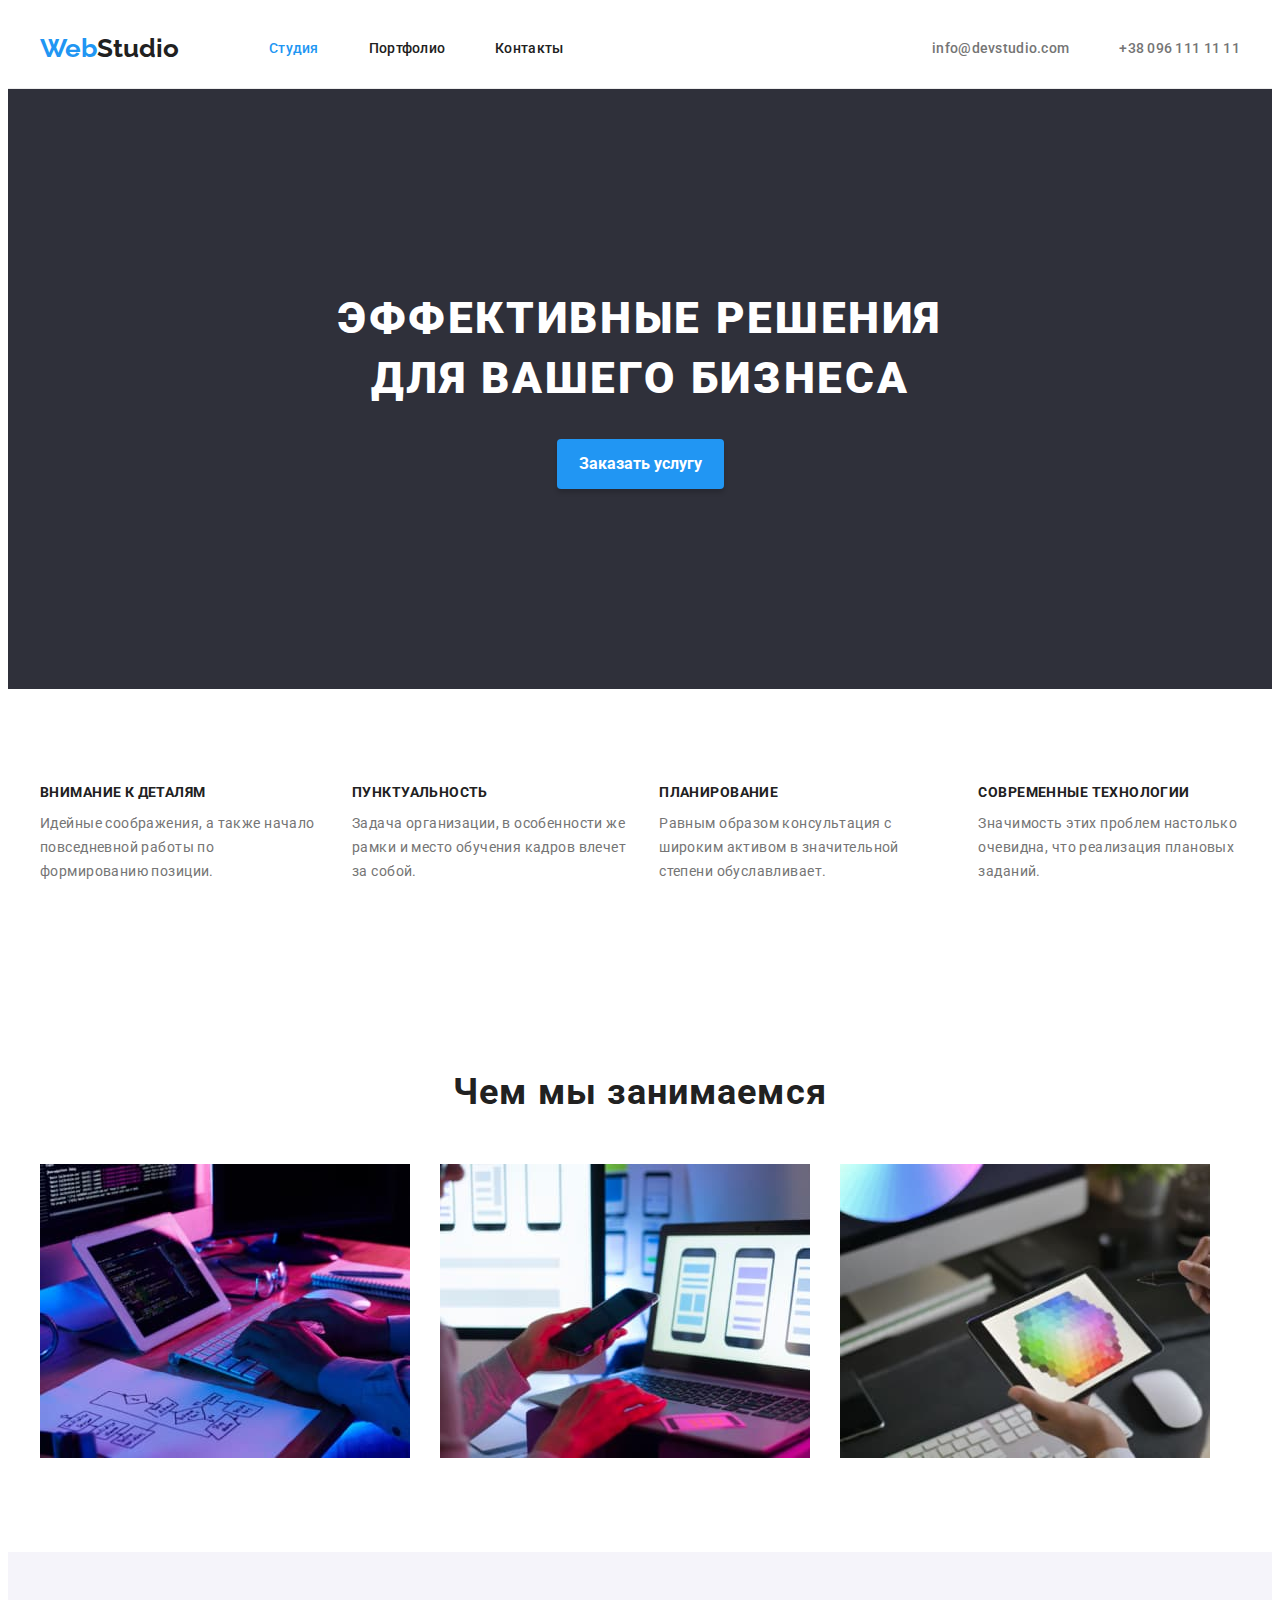
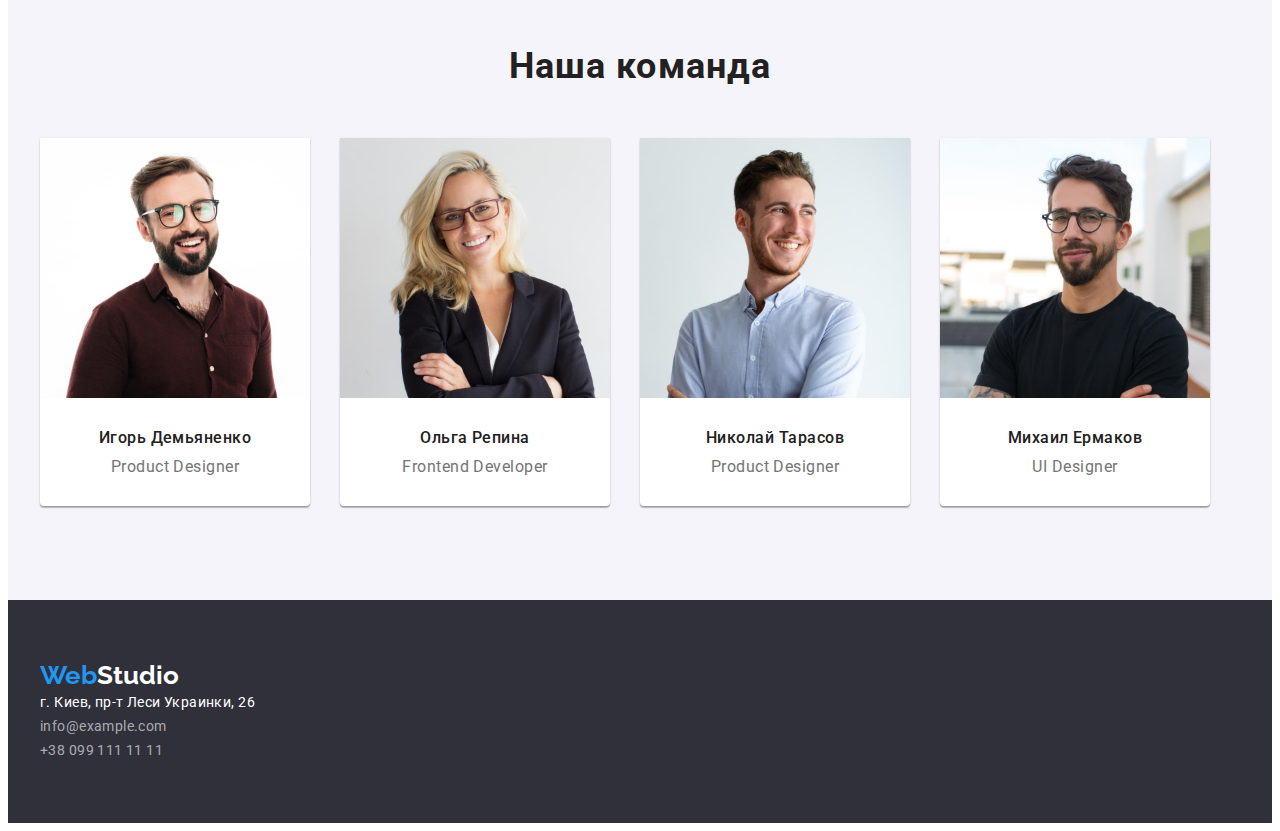
<file: index.html>
<!DOCTYPE html>
<html lang="ru">
  <head>
    <meta charset="UTF-8" />
    <meta http-equiv="X-UA-Compatible" content="IE=edge" />
    <meta name="viewport" content="width=device-width, initial-scale=1.0" />
    <title>Webstudio</title>
    <link rel="preconnect" href="https://fonts.googleapis.com" />
    <link rel="preconnect" href="https://fonts.gstatic.com" crossorigin />
    <link
      href="https://fonts.googleapis.com/css2?family=Raleway:wght@700&family=Roboto:wght@400;500;700;900&display=swap"
      rel="stylesheet"
    />
    <link
      rel="stylesheet"
      href="https://cdnjs.cloudflare.com/ajax/libs/modern-normalize/1.1.0/modern-normalize.min.css"
      integrity="sha512-wpPYUAdjBVSE4KJnH1VR1HeZfpl1ub8YT/NKx4PuQ5NmX2tKuGu6U/JRp5y+Y8XG2tV+wKQpNHVUX03MfMFn9Q=="
      crossorigin="anonymous"
      referrerpolicy="no-referrer"
    />
    <link rel="stylesheet" href="./css/style.css" />
  </head>
  <body>
    <header class="header">
      <div class="container div-header">
        <a class="link header-logo" href=""
          >Web<span class="header-logo-part">Studio</span></a
        >
        <nav class="header-nav">
          <ul class="list header-list">
            <li class="header-item">
              <a class="link header-link curent" href="">Студия</a>
            </li>
            <li class="header-item">
              <a class="link header-link" href="./portfolio.html">Портфолио</a>
            </li>
            <li class="header-item">
              <a class="link header-link" href="">Контакты</a>
            </li>
          </ul>
        </nav>
        <ul class="list header-info">
          <li class="header-info-item">
            <a class="link header-tell" href="mailto:info@devstudio.com"
              >info@devstudio.com</a
            >
          </li>
          <li>
            <a class="link header-mail" href="tel:+380961111111"
              >+38 096 111 11 11</a
            >
          </li>
        </ul>
      </div>
    </header>
    <main>
      <section class="hero">
        <div class="container">
          <h1 class="hero-title">Эффективные решения для вашего бизнеса</h1>
          <button type="button" class="hero-btn">Заказать услугу</button>
        </div>
      </section>
      <section class="section benefits">
        <div class="container">
          <h2 class="benefits-title visually-hidden">Наши преимущества</h2>
          <ul class="list benefits-list">
            <li class="benefits-item">
              <h3 class="benefits-h3">Внимание к деталям</h3>
              <p class="benefits-pr">
                Идейные соображения, а также начало повседневной работы по
                формированию позиции.
              </p>
            </li>
            <li class="benefits-item">
              <h3 class="benefits-h3">Пунктуальность</h3>
              <p class="benefits-pr">
                Задача организации, в особенности же рамки и место обучения
                кадров влечет за собой.
              </p>
            </li>
            <li class="benefits-item">
              <h3 class="benefits-h3">Планирование</h3>
              <p class="benefits-pr">
                Равным образом консультация с широким активом в значительной
                степени обуславливает.
              </p>
            </li>
            <li class="benefits-item">
              <h3 class="benefits-h3">Современные технологии</h3>
              <p class="benefits-pr">
                Значимость этих проблем настолько очевидна, что реализация
                плановых заданий.
              </p>
            </li>
          </ul>
        </div>
      </section>
      <section class="section work">
        <div class="container">
          <h2 class="work-title">Чем мы занимаемся</h2>
          <ul class="list work-list">
            <li class="work-item">
              <img
                src="./images/1img.jpg"
                alt="печатает"
                width="370"
                height="294"
              />
            </li>
            <li class="work-item">
              <img
                src="./images/1img2.jpg"
                alt="смотрит на экран"
                width="370"
                height="294"
              />
            </li>
            <li class="work-item">
              <img
                src="./images/1img3.jpg"
                alt="работает с планшетом"
                width="370"
                height="294"
              />
            </li>
          </ul>
        </div>
      </section>
      <section class="section team">
        <div class="container">
          <h2 class="team-title">Наша команда</h2>
          <ul class="list team-list">
            <li class="team-item">
              <img
                src="./images/2img1.jpg"
                alt="Игорь Демьяненко"
                width="270"
                height="260"
              />
              <div class="team-div-img">
                <h3 class="team-name">Игорь Демьяненко</h3>
                <p lang="en" class="team-pr">Product Designer</p>
              </div>
            </li>
            <li class="team-item">
              <img
                src="./images/2img2.jpg"
                alt="Ольга Репина"
                width="270"
                height="260"
              />
              <div class="team-div-img">
                <h3 class="team-name">Ольга Репина</h3>
                <p lang="en" class="team-pr">Frontend Developer</p>
              </div>
            </li>
            <li class="team-item">
              <img
                src="./images/2img3.jpg"
                alt="Николай Тарасов"
                width="270"
                height="260"
              />
              <div class="team-div-img">
                <h3 class="team-name">Николай Тарасов</h3>
                <p lang="en" class="team-pr">Product Designer</p>
              </div>
            </li>
            <li class="team-item">
              <img
                src="./images/2img4.jpg"
                alt="Михаил Ермаков"
                width="270"
                height="260"
              />
              <div class="team-div-img">
                <h3 class="team-name">Михаил Ермаков</h3>
                <p lang="en" class="team-pr">UI Designer</p>
              </div>
            </li>
          </ul>
        </div>
      </section>
    </main>
    <footer class="footer">
      <div class="container">
        <a class="link footer-logo" href=""
          >Web<span class="footer-logo-part">Studio</span></a
        >
        <address class="footer-address">
          <ul class="list footer-list">
            <li class="footer-item">
              <a
                class="link footer-location"
                href="https://goo.gl/maps/NZAnRx6Gh4YfAg6n8"
                target="_blank"
                rel="noopener noreferre"
                >г. Киев, пр-т Леси Украинки, 26</a
              >
            </li>
            <li class="footer-item">
              <a class="link footer-item-mail" href="mailto:info@example.com"
                >info@example.com</a
              >
            </li>
            <li class="footer-item">
              <a class="link footer-item-tell" href="tel:+380991111111"
                >+38 099 111 11 11</a
              >
            </li>
          </ul>
        </address>
      </div>
    </footer>
  </body>
</html>
</file>
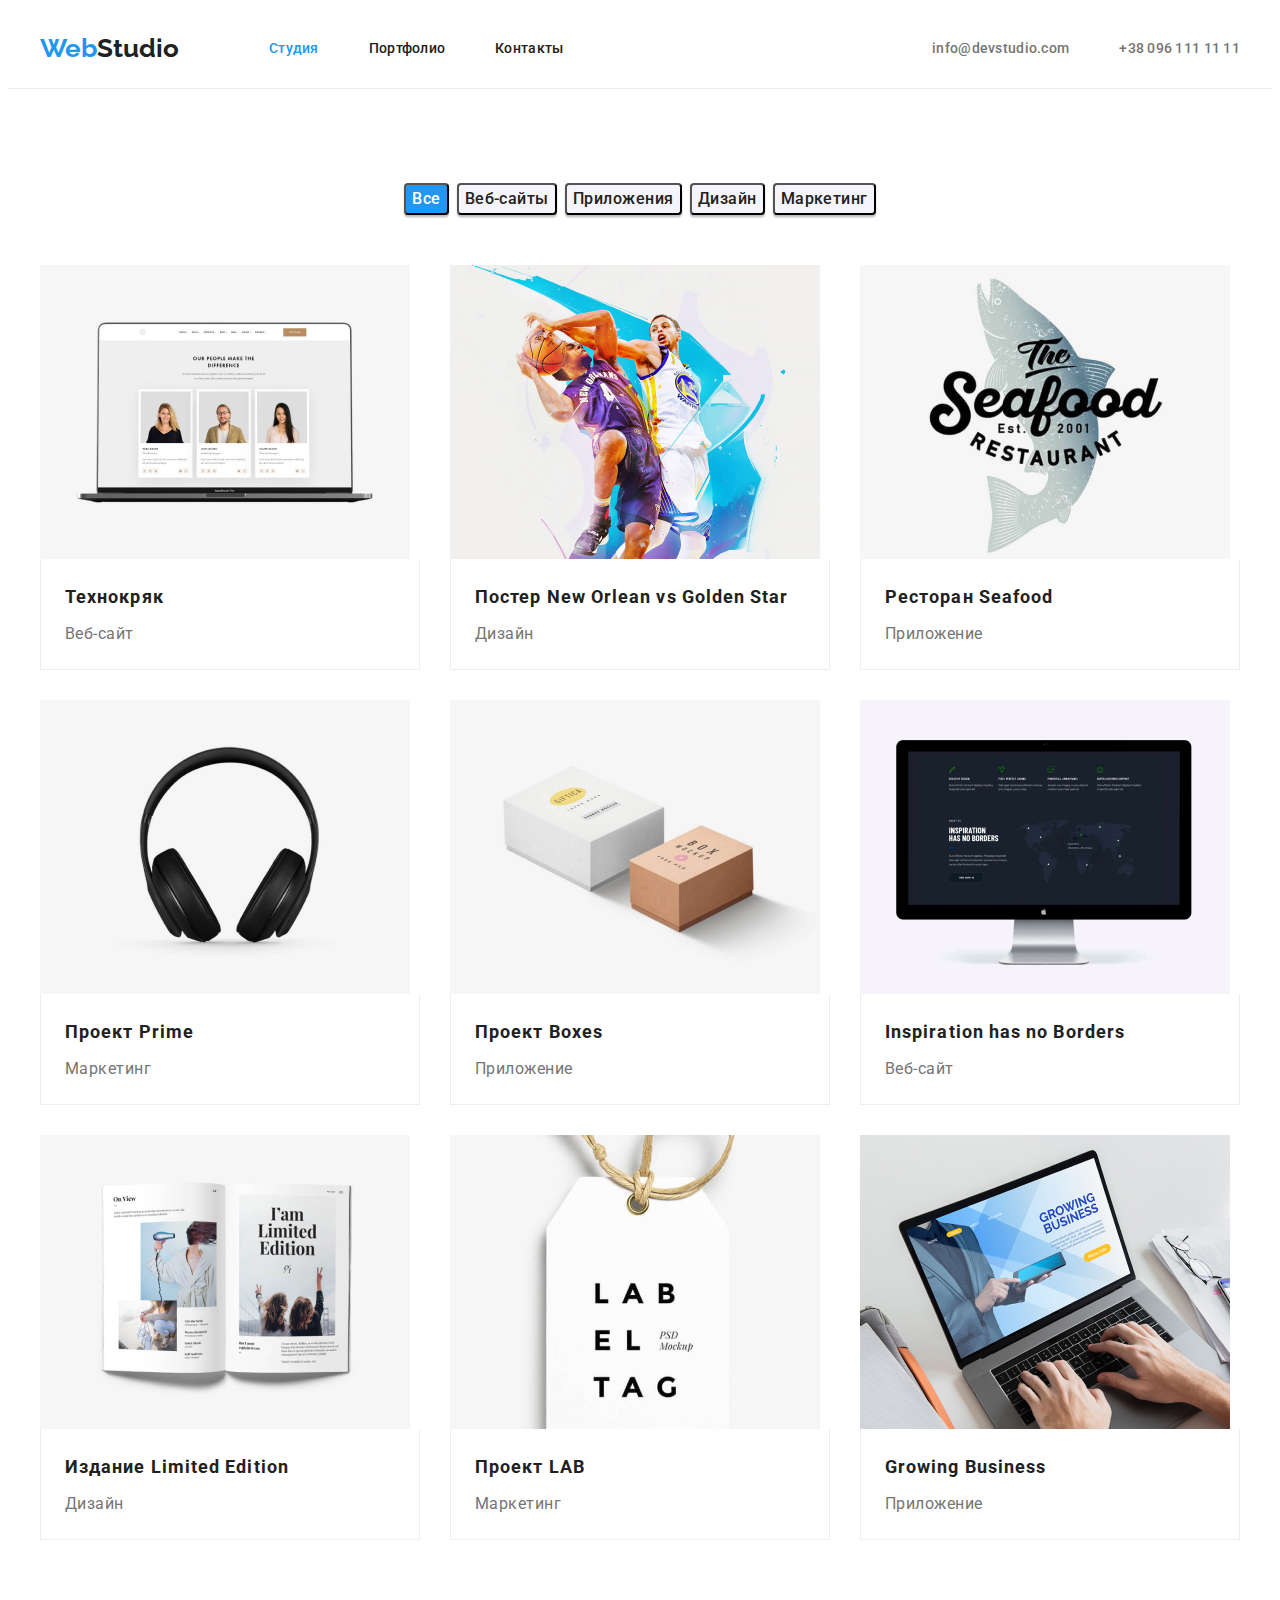
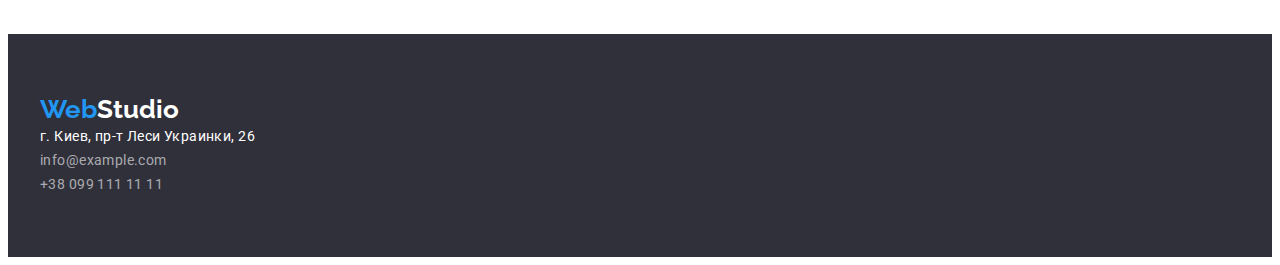
<file: portfolio.html>
<!DOCTYPE html>
<html lang="en">
  <head>
    <meta charset="UTF-8" />
    <meta http-equiv="X-UA-Compatible" content="IE=edge" />
    <meta name="viewport" content="width=device-width, initial-scale=1.0" />
    <title>Document</title>
    <link rel="preconnect" href="https://fonts.googleapis.com" />
    <link rel="preconnect" href="https://fonts.gstatic.com" crossorigin />
    <link
      href="https://fonts.googleapis.com/css2?family=Raleway:wght@700&family=Roboto:wght@400;500;700;900&display=swap"
      rel="stylesheet"
    />
    <link
      rel="stylesheet"
      href="https://cdnjs.cloudflare.com/ajax/libs/modern-normalize/1.1.0/modern-normalize.min.css"
      integrity="sha512-wpPYUAdjBVSE4KJnH1VR1HeZfpl1ub8YT/NKx4PuQ5NmX2tKuGu6U/JRp5y+Y8XG2tV+wKQpNHVUX03MfMFn9Q=="
      crossorigin="anonymous"
      referrerpolicy="no-referrer"
    />
    <link rel="stylesheet" href="./css/style.css " />
  </head>
  <body>
    <header class="header">
      <div class="container div-header">
        <a class="link header-logo" href=""
          >Web<span class="header-logo-part">Studio</span></a
        >
        <nav class="header-nav">
          <ul class="list header-list">
            <li class="header-item">
              <a class="link header-link curent" href="">Студия</a>
            </li>
            <li class="header-item">
              <a class="link header-link" href="./portfolio.html">Портфолио</a>
            </li>
            <li class="header-item">
              <a class="link header-link" href="">Контакты</a>
            </li>
          </ul>
        </nav>
        <ul class="list header-info">
          <li class="header-info-item">
            <a class="link header-tell" href="mailto:info@devstudio.com"
              >info@devstudio.com</a
            >
          </li>
          <li>
            <a class="link header-mail" href="tel:+380961111111"
              >+38 096 111 11 11</a
            >
          </li>
        </ul>
      </div>
    </header>
    <main>
      <section class="portfolio">
        <div class="container">
          <h1 class="visually-hidden"></h1>
          <ul class="list portfolio-list-button">
            <li class="portfolio-btn-li">
              <button type="button" class="portfolio-btn curent2">Все</button>
            </li>
            <li class="portfolio-btn-li">
              <button type="button" class="portfolio-btn">Веб-сайты</button>
            </li>
            <li class="portfolio-btn-li">
              <button type="button" class="portfolio-btn">Приложения</button>
            </li>
            <li class="portfolio-btn-li">
              <button type="button" class="portfolio-btn">Дизайн</button>
            </li>
            <li class="portfolio-btn-li">
              <button type="button" class="portfolio-btn">Маркетинг</button>
            </li>
          </ul>
          <ul class="list portfolio-list">
            <li class="portfolio-item">
              <img
                src="./images/3img1.jpg"
                alt="ноутбук"
                width="370"
                height="294"
              />
              <div class="div-portfolio-text">
                <h2 class="portfolio-title">Технокряк</h2>
                <p class="portfolio-pr">Веб-сайт</p>
              </div>
            </li>
            <li class="portfolio-item">
              <img
                src="./images/3img2.jpg"
                alt="баскетбол"
                width="370"
                height="294"
              />
              <div class="div-portfolio-text">
                <h2 class="portfolio-title">
                  Постер <span lang="en">New Orlean vs Golden Star</span>
                </h2>
                <p class="portfolio-pr">Дизайн</p>
              </div>
            </li>
            <li class="portfolio-item">
              <img
                src="./images/3img3.jpg"
                alt="лого ресторана"
                width="370"
                height="294"
              />
              <div class="div-portfolio-text">
                <h2 class="portfolio-title">
                  Ресторан <span lang="en">Seafood</span>
                </h2>
                <p class="portfolio-pr">Приложение</p>
              </div>
            </li>
            <li class="portfolio-item">
              <img
                src="./images/3img4.jpg"
                alt="наушники"
                width="370"
                height="294"
              />
              <div class="div-portfolio-text">
                <h2 class="portfolio-title">
                  Проект <span lang="en">Prime</span>
                </h2>
                <p class="portfolio-pr">Маркетинг</p>
              </div>
            </li>
            <li class="portfolio-item">
              <img
                src="./images/3img5.jpg"
                alt="коробки"
                width="370"
                height="294"
              />
              <div class="div-portfolio-text">
                <h2 class="portfolio-title">
                  Проект <span lang="en">Boxes</span>
                </h2>
                <p class="portfolio-pr">Приложение</p>
              </div>
            </li>
            <li class="portfolio-item">
              <img
                src="./images/3img6.jpg"
                alt="монитор"
                width="370"
                height="294"
              />
              <div class="div-portfolio-text">
                <h2 lang="en" class="portfolio-title">
                  Inspiration has no Borders
                </h2>
                <p class="portfolio-pr">Веб-сайт</p>
              </div>
            </li>
            <li class="portfolio-item">
              <img
                src="./images/3img7.jpg"
                alt="книга"
                width="370"
                height="294"
              />
              <div class="div-portfolio-text">
                <h2 class="portfolio-title">
                  Издание <span lang="en">Limited Edition</span>
                </h2>
                <p class="portfolio-pr">Дизайн</p>
              </div>
            </li>
            <li class="portfolio-item">
              <img
                src="./images/3img8.jpg"
                alt="бирка"
                width="370"
                height="294"
              />
              <div class="div-portfolio-text">
                <h2 class="portfolio-title">Проект LAB</h2>
                <p class="portfolio-pr">Маркетинг</p>
              </div>
            </li>
            <li class="portfolio-item">
              <img
                src="./images/3img9.jpg"
                alt="руки на ноутбуке"
                width="370"
                height="294"
              />
              <div class="div-portfolio-text">
                <h2 lang="en" class="portfolio-title">Growing Business</h2>
                <p class="portfolio-pr">Приложение</p>
              </div>
            </li>
          </ul>
        </div>
      </section>
    </main>
    <footer class="footer">
      <div class="container">
        <a class="link footer-logo" href=""
          >Web<span class="footer-logo-part">Studio</span></a
        >
        <address class="footer-address">
          <ul class="list footer-list">
            <li class="footer-item">
              <a
                class="link footer-location"
                href="https://goo.gl/maps/NZAnRx6Gh4YfAg6n8"
                target="_blank"
                rel="noopener noreferre"
                >г. Киев, пр-т Леси Украинки, 26</a
              >
            </li>
            <li class="footer-item">
              <a class="link footer-item-mail" href="mailto:info@example.com"
                >info@example.com</a
              >
            </li>
            <li class="footer-item">
              <a class="link footer-item-tell" href="tel:+380991111111"
                >+38 099 111 11 11</a
              >
            </li>
          </ul>
        </address>
      </div>
    </footer>
  </body>
</html>
</file>
<file: css/style.css>
:root {
  --heading: #212121;
  --blue: #2196f3;
  --paragraph: #757575;
  --bg: #2f303a;
  --white: #ffffff;
}

body {
  font-family: "Roboto", sans-serif;
}

p,
h1,
h2,
h3,
h4,
h5,
h6 {
  margin: 0;
}

ul {
  margin: 0;
  padding: 0;
}

button {
  cursor: pointer;
}

.container {
  width: 1200px;
  padding-left: 15px;
  padding-right: 15px;
  margin: 0 auto;
}

img {
  display: block;
}

.list {
  list-style: none;
}

.link {
  text-decoration: none;
}

.portfolio-btn:focus,
.portfolio-btn:hover,
.header-tell:hover,
.header-mail:hover,
.header-tell:focus,
.header-mail:focus,
.header-link:hover,
.header-link:focus {
  color: var(--blue);
}

.visually-hidden {
  position: absolute;
  white-space: nowrap;
  width: 1px;
  height: 1px;
  overflow: hidden;
  border: 0;
  padding: 0;
  clip: rect(0 0 0 0);
  clip-path: inset(50%);
  margin: -1px;
}

/* header */

.header {
  border-bottom: 1px solid #ececec;
}

.div-header {
  display: flex;
  align-items: center;
}

.header-link {
  font-weight: 500;
  font-size: 14px;
  line-height: 1.14;
  letter-spacing: 0.02em;
  color: var(--heading);
}

.curent {
  color: var(--blue);
}

.header-logo {
  font-family: "Raleway", sans-serif;
  font-weight: 700;
  font-size: 26px;
  line-height: 1.19;
  color: var(--blue);
  padding-top: 25px;
  padding-bottom: 24px;
  margin-right: 90px;
}

.header-logo-part {
  color: var(--heading);
}

.header-list {
  display: flex;
}

.header-item:not(:last-child) {
  margin-right: 50px;
}

.header-info {
  margin-left: auto;
  display: flex;
}

/*   padding-top: 32px;
  padding-bottom: 32px; */

.header-tell,
.header-mail {
  font-weight: 500;
  font-size: 14px;
  line-height: 1.14;
  letter-spacing: 0.02em;
  color: var(--paragraph);
}

.header-info-item:not(:last-child) {
  margin-right: 50px;
}

/* hero */
.hero {
  text-align: center;
  background: var(--bg);
  padding-top: 200px;
  padding-bottom: 200px;
}

.hero-title {
  font-weight: 900;
  font-size: 44px;
  line-height: 1.36;
  text-align: center;
  letter-spacing: 0.06em;
  text-transform: uppercase;
  color: var(--white);
  margin-left: 250px;
  margin-right: 250px;
}

.hero-btn {
  padding: 10px 22px;
  font-family: inherit;
  font-weight: 700;
  font-size: 16px;
  line-height: 1.875;
  color: var(--white);
  background: var(--blue);
  box-shadow: 0px 4px 4px rgba(0, 0, 0, 0.15);
  border-radius: 4px;
  margin-top: 30px;
  border: transparent;
}

.hero-btn:focus,
.hero-btn:hover {
  background: #188ce8;
}

/* benefit */

.section {
  padding-bottom: 94px;
  padding-top: 94px;
}

/* .benefits { }*/

.benefits-item:not(:last-child) {
  margin-right: 30px;
}

.benefits-title {
  font-weight: 700;
  font-size: 36px;
  line-height: 1.16;
  text-align: center;
  letter-spacing: 0.03em;
  color: var(--heading);
}

.benefits-h3 {
  font-weight: 700;
  font-size: 14px;
  line-height: 1.42;
  letter-spacing: 0.03em;
  text-transform: uppercase;
  color: var(--heading);
  margin-bottom: 10px;
}

.benefits-list {
  display: flex;
}

.benefits-pr {
  font-size: 14px;
  line-height: 1.71;
  letter-spacing: 0.03em;
  color: var(--paragraph);
}

/* work */

.section {
  padding-bottom: 94px;
  padding-top: 94px;
}

.work {
  padding-top: 0;
}

.work-title {
  font-weight: 700;
  font-size: 36px;
  line-height: 1.16;
  text-align: center;
  letter-spacing: 0.03em;
  color: var(--heading);
  margin-bottom: 50px;
}

.work-list {
  display: flex;
}

.work-item:not(:last-child) {
  margin-right: 30px;
}

/* team */

.section {
  padding-bottom: 94px;
  padding-top: 94px;
}

.team {
  background: #f5f4fa;
}

.team-title {
  font-weight: 700;
  font-size: 36px;
  line-height: 1.16;
  text-align: center;
  letter-spacing: 0.03em;
  color: var(--heading);
  margin-bottom: 50px;
}

.team-list {
  display: flex;
}

.team-item {
  background: #ffff;
  box-shadow: 0px 1px 3px rgba(0, 0, 0, 0.12), 0px 1px 1px rgba(0, 0, 0, 0.14),
    0px 2px 1px rgba(0, 0, 0, 0.2);
  border-radius: 0px 0px 4px 4px;
}

.team-item:not(:last-child) {
  margin-right: 30px;
}

.team-name {
  font-weight: 500;
  font-size: 16px;
  line-height: 1.187;
  text-align: center;
  letter-spacing: 0.03em;
  color: var(--heading);
  margin-bottom: 10px;
}

.team-pr {
  font-size: 16px;
  line-height: 1.187;
  text-align: center;
  letter-spacing: 0.03em;
  color: var(--paragraph);
}

.team-div-img {
  padding-top: 30px;
  padding-bottom: 30px;
}

/* footer */

.footer {
  background: var(--bg);
  padding-bottom: 60px;
  padding-top: 60px;
}

.footer-logo {
  font-family: "Raleway", sans-serif;
  font-weight: 700;
  font-size: 26px;
  line-height: 1.19;
  color: var(--blue);
  margin-bottom: 20px;
}

.footer-logo-part {
  color: var(--white);
}

.footer-address {
  font-family: "Roboto", sans-serif;
  font-style: normal;
}

.footer-item:not(:lasr-child) {
  margin-bottom: 9px;
}

.footer-location {
  font-size: 14px;
  line-height: 1.71;
  letter-spacing: 0.03em;
  color: var(--white);
}

.footer-item-tell,
.footer-item-mail {
  font-size: 14px;
  line-height: 1.71;
  letter-spacing: 0.03em;
  color: rgba(255, 255, 255, 0.6);
}

/* portfolio */

.portfolio {
  padding-bottom: 94px;
  padding-top: 94px;
}

.portfolio-btn:hover,
.portfolio-btn:focus {
  background: var(--blue);
  color: var(--white);
}

.portfolio-list-button {
  display: flex;
  justify-content: center;
  margin-bottom: 50px;
}

.portfolio-btn-li:not(:last-child) {
  margin-right: 8px;
}

.portfolio-btn {
  font-family: inherit;
  font-weight: 500;
  font-size: 16px;
  line-height: 1.625;
  text-align: center;
  letter-spacing: 0.03em;
  color: var(--heading);
  background: #f5f4fa;
  box-shadow: 0px 3px 1px rgba(0, 0, 0, 0.1), 0px 1px 2px rgba(0, 0, 0, 0.08),
    0px 2px 2px rgba(0, 0, 0, 0.12);
  border-radius: 4px;
}

.curent2 {
  background: var(--blue);
  color: var(--white);
}

.portfolio-list {
  display: flex;
  flex-wrap: wrap;
  margin: -15px;
}

.portfolio-item {
  width: calc(100% / 3 - 30px);
  margin: 15px;
}

.div-portfolio-text {
  padding: 20px 24px;
  border-bottom: 1px solid #eeeeee;
  border-left: 1px solid #eeeeee;
  border-right: 1px solid #eeeeee;
}

.portfolio-title {
  font-weight: 700;
  font-size: 18px;
  line-height: 2;
  letter-spacing: 0.06em;

  color: var(--heading);
}

.portfolio-pr {
  font-size: 16px;
  line-height: 30px;
  letter-spacing: 0.03em;
  color: var(--paragraph);
  margin-top: 4px;
}
</file>
